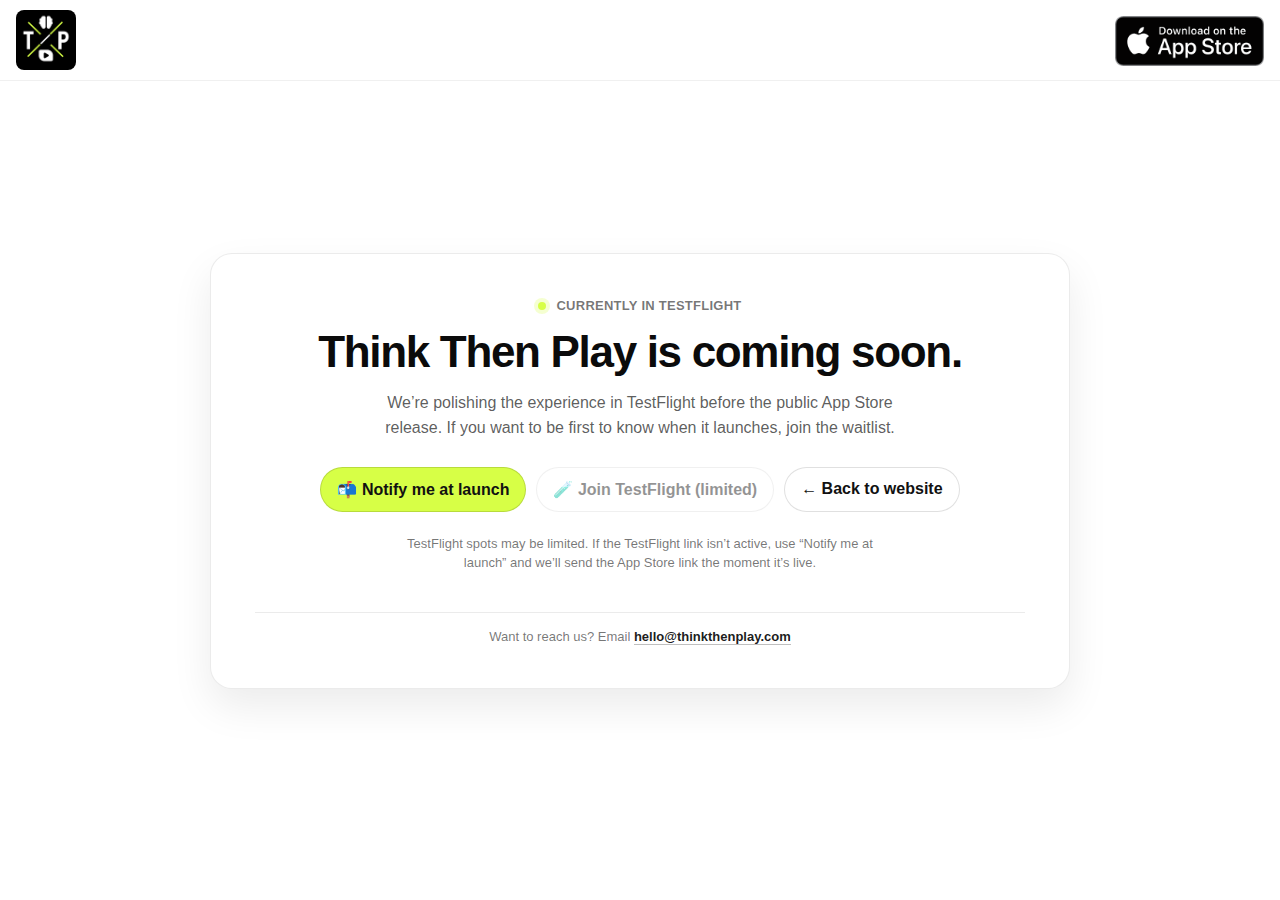
<file: coming-soon.html>
<!doctype html>
<html lang="en">
  <head>
    <meta charset="utf-8" />
    <meta name="viewport" content="width=device-width, initial-scale=1" />

    <title>Think Then Play — Coming Soon</title>
    <meta
      name="description"
      content="Think Then Play is currently in TestFlight while we polish the experience. Join the waitlist to be notified when it launches on the App Store."
    />
    <meta name="robots" content="index,follow" />
    <meta name="theme-color" content="#ffffff" />

    <link rel="stylesheet" href="styles.css" />

    <style>
      /* Minimal page-specific styles (keeps your existing CSS intact) */
      .cs-wrap {
        min-height: calc(100vh - 120px);
        display: grid;
        place-items: center;
        padding: 80px 0;
      }

     .cs-card {
  width: min(860px, 100%);
  margin: 0 auto; /* ← THIS centers the card */
  border-radius: 22px;
  border: 1px solid rgba(0, 0, 0, 0.08);
  box-shadow: 0 18px 40px rgba(0, 0, 0, 0.08);
  background: #fff;
  padding: clamp(20px, 4vw, 44px);
}


      .cs-head {
        display: grid;
        gap: 14px;
        text-align: center;
        margin-bottom: 22px;
      }

      .cs-kicker {
        display: inline-flex;
        align-items: center;
        justify-content: center;
        gap: 10px;
        font-size: 13px;
        font-weight: 700;
        color: rgba(0, 0, 0, 0.55);
        letter-spacing: 0.02em;
      }

      .cs-dot {
        width: 8px;
        height: 8px;
        border-radius: 999px;
        background: #d7ff46; /* your app yellow */
        box-shadow: 0 0 0 4px rgba(215, 255, 70, 0.25);
      }

      .cs-title {
        margin: 0;
        font-size: clamp(26px, 4vw, 44px);
        letter-spacing: -0.03em;
        font-weight: 600;
      }

      .cs-subtitle {
        margin: 0 auto;
        max-width: 58ch;
        color: rgba(0, 0, 0, 0.65);
        line-height: 1.55;
        font-size: 16px;
      }

      .cs-actions {
        display: grid;
        gap: 12px;
        justify-items: center;
        margin: 26px 0 0 0;
      }

      .cs-row {
        display: flex;
        gap: 10px;
        flex-wrap: wrap;
        justify-content: center;
        width: 100%;
      }

      .cs-btn {
        appearance: none;
        border: 1px solid rgba(0, 0, 0, 0.12);
        background: #fff;
        color: #111;
        padding: 12px 16px;
        border-radius: 999px;
        font-weight: 800;
        text-decoration: none;
        display: inline-flex;
        align-items: center;
        gap: 10px;
        cursor: pointer;
      }

      .cs-btn-primary {
        background: #d7ff46;
        border-color: rgba(0, 0, 0, 0.14);
      }

      .cs-btn:hover {
        transform: translateY(-1px);
      }

      .cs-note {
        margin-top: 10px;
        font-size: 13px;
        color: rgba(0, 0, 0, 0.55);
        text-align: center;
        line-height: 1.5;
        max-width: 70ch;
      }

      .cs-grid {
        margin-top: 28px;
        display: grid;
        grid-template-columns: repeat(3, minmax(0, 1fr));
        gap: 14px;
      }

      .cs-item {
        border: 1px solid rgba(0, 0, 0, 0.08);
        border-radius: 16px;
        padding: 14px 14px;
        background: rgba(0, 0, 0, 0.02);
      }

      .cs-item h3 {
        margin: 0 0 6px 0;
        font-size: 14px;
        font-weight: 900;
      }

      .cs-item p {
        margin: 0;
        font-size: 13px;
        line-height: 1.45;
        color: rgba(0, 0, 0, 0.65);
      }

      .cs-divider {
        margin: 26px 0 0 0;
        height: 1px;
        background: rgba(0, 0, 0, 0.08);
      }

      .cs-footer {
        margin-top: 16px;
        text-align: center;
        font-size: 13px;
        color: rgba(0, 0, 0, 0.55);
      }

      .cs-link {
        color: rgba(0, 0, 0, 0.9);
        font-weight: 800;
        text-decoration: none;
        border-bottom: 1px solid rgba(0, 0, 0, 0.25);
      }

      /* Responsive */
      @media (max-width: 860px) {
        .cs-grid {
          grid-template-columns: 1fr;
        }
      }
    </style>
  </head>

  <body>
    <!-- Top Nav (same as your site) -->
    <header class="topbar">
      <div class="container topbar-inner">
        <a class="brand" href="index.html" aria-label="Think Then Play home">
          <img class="brand-mark" src="assets/images/logo.png" alt="Think Then Play" />
        </a>

        <div class="topbar-right">
          <!-- Point this back to coming soon for now -->
          <a
            href="coming-soon.html"
            class="appstore-link"
            aria-label="Download on the App Store"
          >
            <img
              src="assets/images/download_appstore.png"
              alt="Download on the App Store"
              class="appstore-badge"
            />
          </a>
        </div>
      </div>
    </header>

    <main>
      <section class="cs-wrap">
        <div class="container">
          <div class="cs-card">
            <div class="cs-head">
              <div class="cs-kicker">
                <span class="cs-dot" aria-hidden="true"></span>
                CURRENTLY IN TESTFLIGHT
              </div>

              <h1 class="cs-title">Think Then Play is coming soon.</h1>

              <p class="cs-subtitle">
                We’re polishing the experience in TestFlight before the public App Store
                release. If you want to be first to know when it launches, join the waitlist.
              </p>
            </div>

            <div class="cs-actions">
              <div class="cs-row">
                <!-- Option 1: Waitlist (mailto = simplest no-hosting option) -->
                <a
                  class="cs-btn cs-btn-primary"
                  href="mailto:hello@thinkthenplay.com?subject=Launch%20notify%20me&body=Hi%20Kevin%2C%0A%0APlease%20notify%20me%20when%20Think%20Then%20Play%20launches.%0A%0AName%3A%20%0ADevice%3A%20iPhone%20%2F%20iPad%0A"
                >
                  📬 Notify me at launch
                </a>

                <!-- Option 2: TestFlight link (leave placeholder for now) -->
                <a class="cs-btn" href="#" id="testflightLink">
                  🧪 Join TestFlight (limited)
                </a>

                <!-- Back to home -->
                <a class="cs-btn" href="index.html">← Back to website</a>
              </div>

              <p class="cs-note">
                TestFlight spots may be limited. If the TestFlight link isn’t active, use
                “Notify me at launch” and we’ll send the App Store link the moment it’s live.
              </p>
            </div>

           

            <div class="cs-divider" role="separator" aria-hidden="true"></div>

            <div class="cs-footer">
              Want to reach us? Email
              <a class="cs-link" href="mailto:hello@thinkthenplay.com">hello@thinkthenplay.com</a>
            </div>
          </div>
        </div>
      </section>
    </main>

    <script>
      // ✅ Put your real TestFlight public link here when you're ready
      // Example: https://testflight.apple.com/join/XXXXXXX
      const TESTFLIGHT_URL = "";

      const tf = document.getElementById("testflightLink");
      if (!TESTFLIGHT_URL) {
        // If not set, disable it so it doesn't look broken
        tf.setAttribute("aria-disabled", "true");
        tf.style.opacity = "0.45";
        tf.style.pointerEvents = "none";
        tf.title = "TestFlight link not active yet";
      } else {
        tf.href = TESTFLIGHT_URL;
        tf.target = "_blank";
        tf.rel = "noopener";
      }
    </script>
  </body>
</html>
</file>
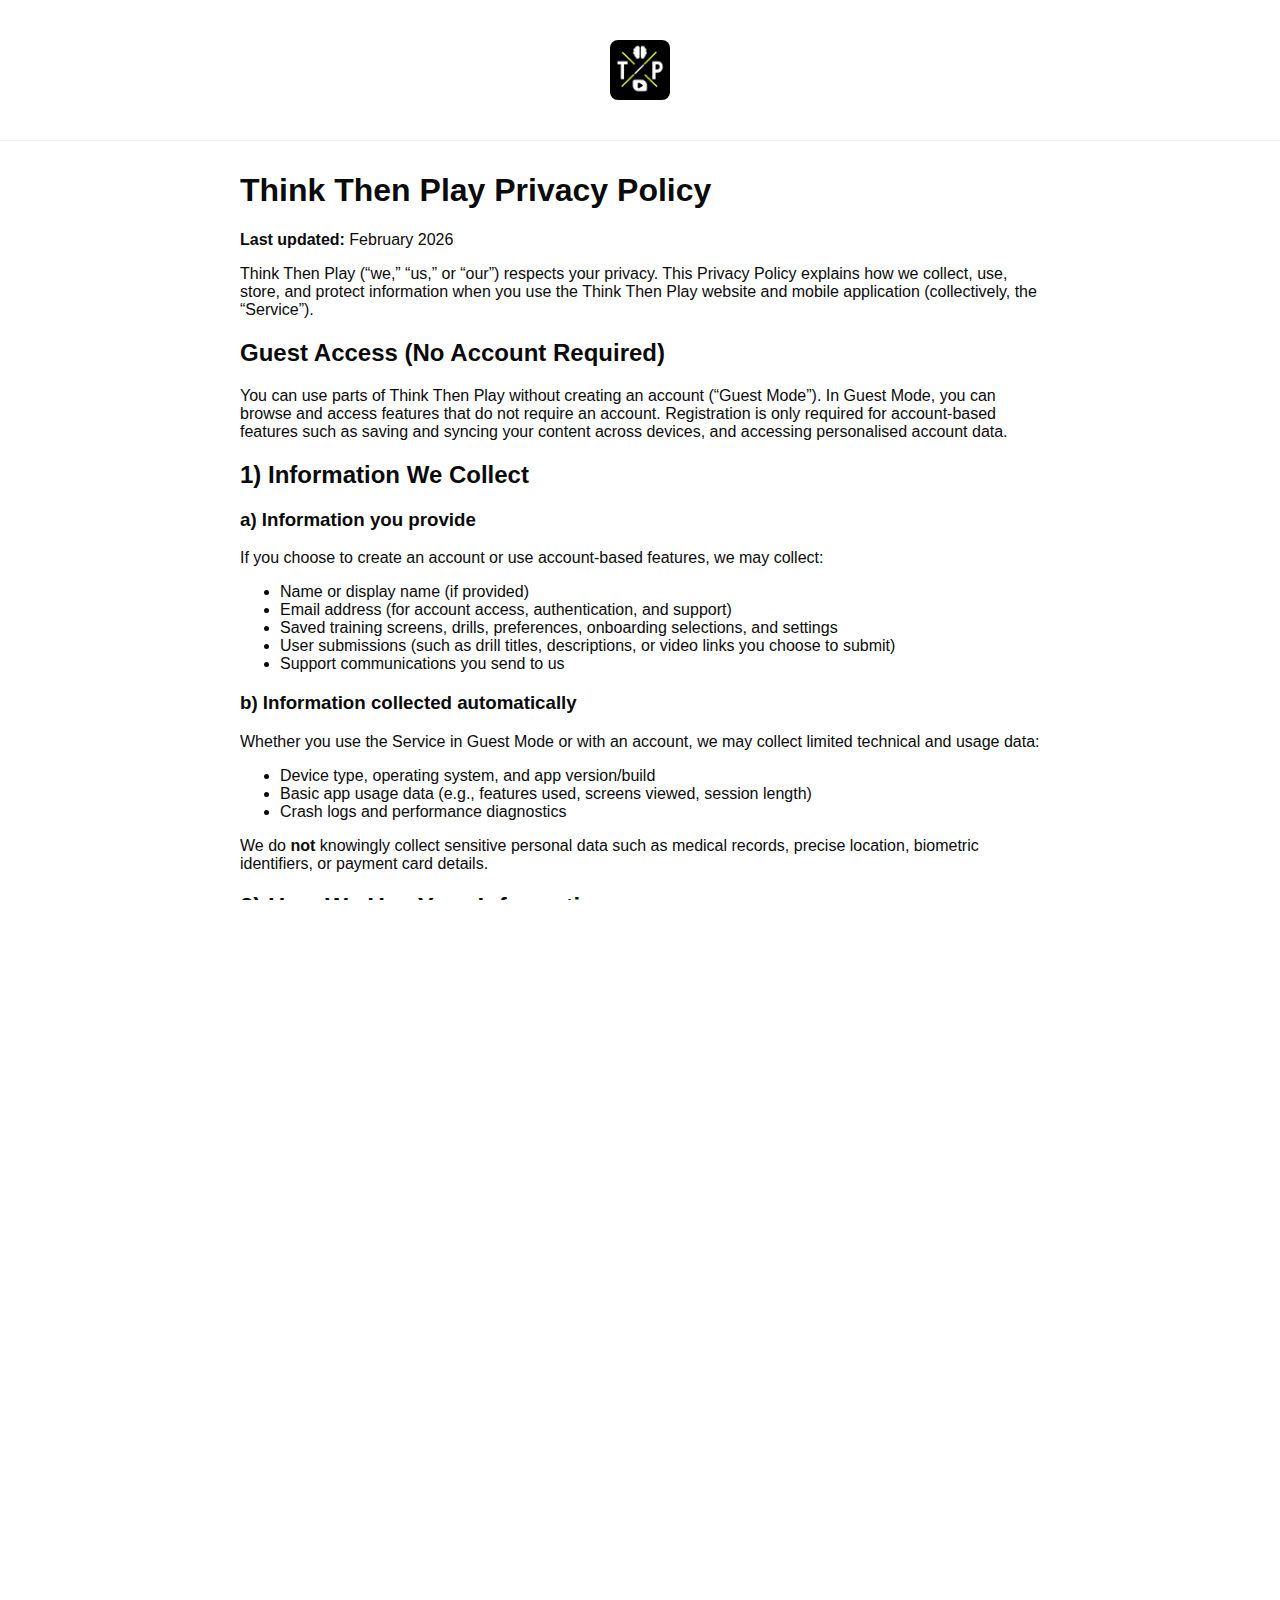
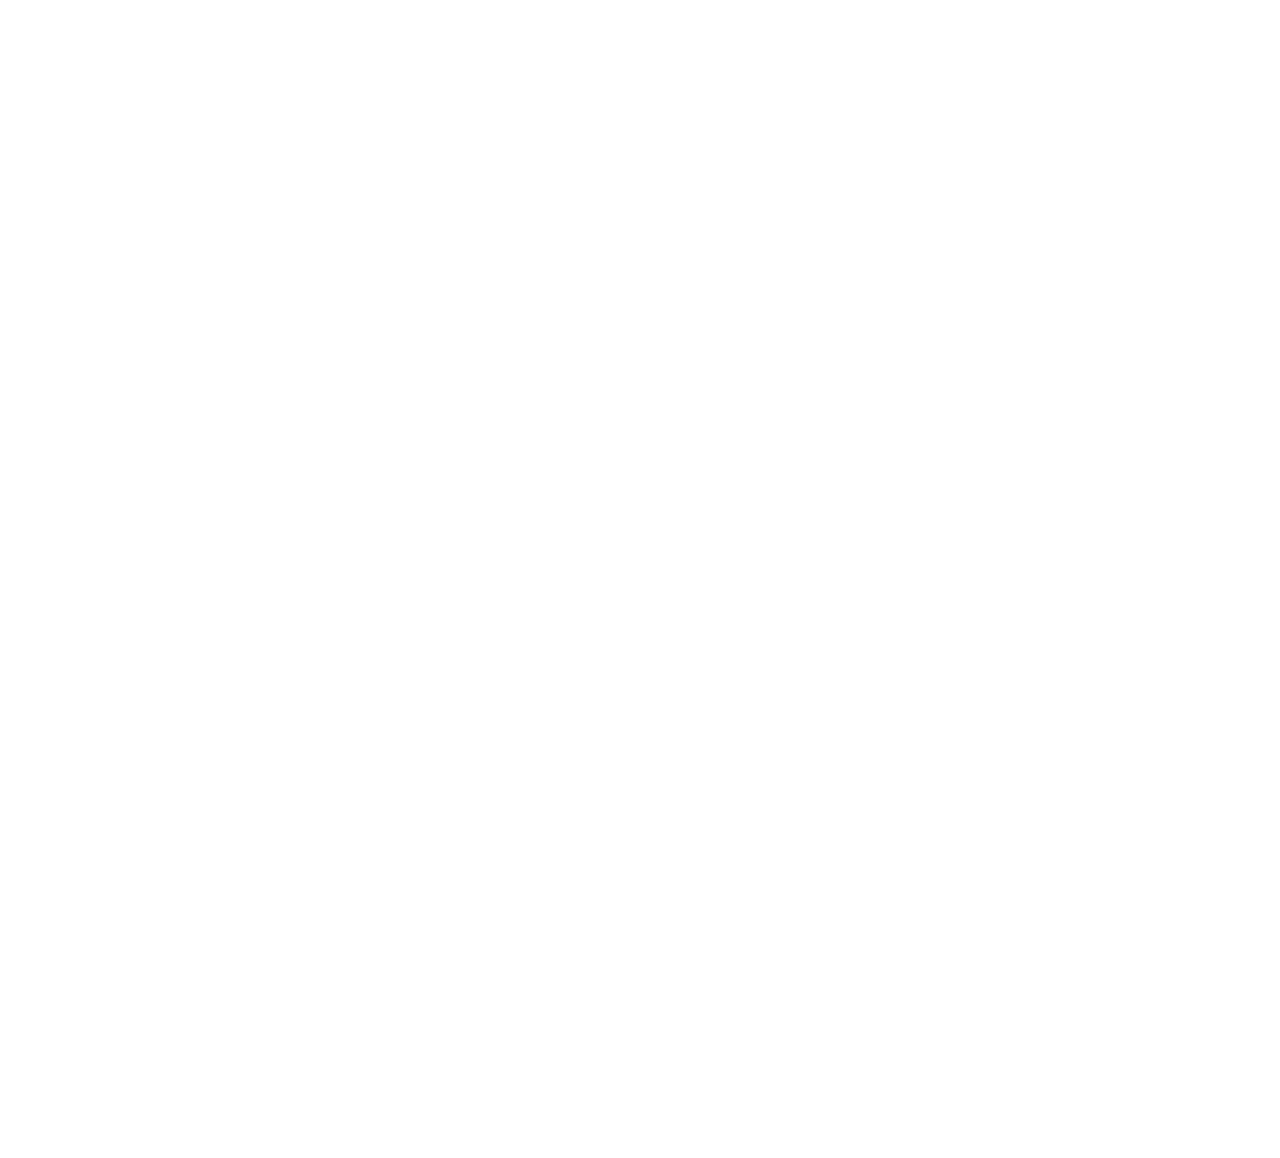
<file: privacy.html>
<!doctype html>
<html lang="en">
  <head>
    <meta charset="utf-8" />
    <meta name="viewport" content="width=device-width, initial-scale=1" />
    <title>Privacy Policy — Think Then Play</title>
    <meta name="description" content="Privacy Policy for Think Then Play." />
    <link rel="canonical" href="https://thinkthenplay.com/privacy.html" />
    <meta name="robots" content="index,follow" />
    <link rel="stylesheet" href="styles.css" />

    <!-- Google tag (gtag.js) -->
    <script async src="https://www.googletagmanager.com/gtag/js?id=G-VKHXDL6PNG"></script>
    <script>
      window.dataLayer = window.dataLayer || [];
      function gtag(){dataLayer.push(arguments);}
      gtag('js', new Date());
      gtag('config', 'G-VKHXDL6PNG');
    </script>
  </head>

  <body>
    <!-- Top Nav -->
    <header class="topbar">
      <div class="container topbar-inner topbar-centered">
        <a class="brand-middle brand-centered" href="/">
          <img class="brand-mark" src="assets/images/logo.png" alt="Think Then Play" />
        </a>
      </div>
    </header>

    <main class="container" style="padding: 10px 0; max-width: 800px;">
      <article>
        <h1>Think Then Play Privacy Policy</h1>
        <p><strong>Last updated:</strong> February 2026</p>

        <p>
          Think Then Play (“we,” “us,” or “our”) respects your privacy. This Privacy Policy explains how
          we collect, use, store, and protect information when you use the Think Then Play website and
          mobile application (collectively, the “Service”).
        </p>

        <h2>Guest Access (No Account Required)</h2>
        <p>
          You can use parts of Think Then Play without creating an account (“Guest Mode”). In Guest Mode,
          you can browse and access features that do not require an account.
          Registration is only required for account-based features such as saving and syncing your content across devices,
          and accessing personalised account data.
        </p>

        <h2>1) Information We Collect</h2>

        <h3>a) Information you provide</h3>
        <p>
          If you choose to create an account or use account-based features, we may collect:
        </p>
        <ul>
          <li>Name or display name (if provided)</li>
          <li>Email address (for account access, authentication, and support)</li>
          <li>Saved training screens, drills, preferences, onboarding selections, and settings</li>
          <li>User submissions (such as drill titles, descriptions, or video links you choose to submit)</li>
          <li>Support communications you send to us</li>
        </ul>

        <h3>b) Information collected automatically</h3>
        <p>
          Whether you use the Service in Guest Mode or with an account, we may collect limited technical and usage data:
        </p>
        <ul>
          <li>Device type, operating system, and app version/build</li>
          <li>Basic app usage data (e.g., features used, screens viewed, session length)</li>
          <li>Crash logs and performance diagnostics</li>
        </ul>

        <p>
          We do <strong>not</strong> knowingly collect sensitive personal data such as medical records,
          precise location, biometric identifiers, or payment card details.
        </p>

        <h2>2) How We Use Your Information</h2>
        <ul>
          <li>Provide, operate, and maintain the Service</li>
          <li>Create and manage user accounts and authentication (only if you register)</li>
          <li>Save and load your training screens, drills, and preferences (only for account-based features)</li>
          <li>Personalise the experience based on your selections</li>
          <li>Understand how features are used to improve usability and performance</li>
          <li>Detect crashes, diagnose errors, and improve app stability</li>
          <li>Respond to support requests and communicate with you</li>
          <li>Protect the security and integrity of the Service</li>
        </ul>

        <h2>3) Analytics, Diagnostics, and Third-Party Services</h2>
        <p>We use trusted third-party services to help operate and improve the Service:</p>

        <ul>
          <li><strong>Google Analytics for Firebase</strong> – aggregated usage insights.</li>
          <li><strong>Firebase Crashlytics</strong> – crash and stability monitoring.</li>
          <li><strong>Firebase Authentication</strong> – account login (not required in Guest Mode).</li>
          <li><strong>Firebase Firestore</strong> – storage of saved preferences and content.</li>
        </ul>

        <p>
          We do <strong>not</strong> sell personal information. We do <strong>not</strong> use collected data
          for third-party advertising or cross-app tracking.
        </p>

        <h2>4) Sharing of Information</h2>
        <p>We may share information only in limited circumstances:</p>
        <ul>
          <li>With service providers who help operate the Service</li>
          <li>When required by law or to protect users, the Service, or our rights</li>
          <li>In connection with a merger, acquisition, or sale of assets</li>
        </ul>

        <h2>5) Children’s Privacy</h2>
        <p>
          Think Then Play may be used by athletes under 18 with parent or guardian supervision.
          We do not knowingly collect personal information from children without appropriate consent.
        </p>

        <h2>6) Data Security</h2>
        <p>
          We use reasonable safeguards to protect your data.
          However, no system is 100% secure.
        </p>

        <h2>7) Your Choices and Rights</h2>
        <ul>
          <li>Use Guest Mode to browse features that do not require an account</li>
          <li>Access or update your account information in the app (if you register)</li>
          <li>Delete your account and associated data</li>
        </ul>

        <h3>Account Deletion</h3>
        <p>
          You can delete your account directly in the app by going to
          <strong>Menu → Profile → Delete Account</strong>.
          When you do so, we will remove your account information and associated data from our active systems,
          subject to limited retention for legal or security purposes.
        </p>

        <p>
          If you cannot access the app, you may also request deletion by emailing
          <a href="mailto:support@thinkthenplay.com">support@thinkthenplay.com</a>.
        </p>

        <h2>8) Data Retention</h2>
        <p>
          We retain personal information only as long as necessary to operate the Service and maintain security.
          Some data may remain in backups for a limited time after deletion.
        </p>

        <h2>9) International Users</h2>
        <p>
          Your information may be processed in Canada, the United States, or other locations where
          our service providers operate.
        </p>

        <h2>10) Changes to This Policy</h2>
        <p>
          We may update this Privacy Policy from time to time. Continued use of the Service means
          you accept the updated policy.
        </p>

        <h2>11) Contact Us</h2>
        <p>
          <strong>Email:</strong>
          <a href="mailto:support@thinkthenplay.com">support@thinkthenplay.com</a>
        </p>

        <p style="margin-top: 40px;">
          <a href="/" style="text-decoration: underline;">← Back to Home</a>
        </p>
      </article>
    </main>

 <!-- Footer -->
<footer class="footer">
  <div class="container footer-inner">

    <!-- Mission Block -->
    <div class="footer-mission">
      <p class="footer-heading">
        Built by sports-obsessed technologists and elite coaches.
      </p>

      <p class="footer-text">
        We design and scale performance technology that elevates how athletes train, develop, and compete.
      </p>
     
      <p class="footer-origin">
        🇨🇦 Built in Canada.
      </p>
    </div>

    <!-- Links -->
    <div class="footer-links">
      <a href="privacy.html" class="footer-link">Privacy Policy</a>
      <a href="terms-and-conditions.html" class="footer-link">Terms and Conditions</a>
      <a href="support.html" class="footer-link">Support</a>
    </div>

    <!-- Social -->
    <div class="footer-social">

      <!-- YouTube -->
      <a href="https://www.youtube.com/@ThinkThenPlayApp" target="_blank" class="social-icon">
        <svg viewBox="0 0 24 24" fill="white" width="26" height="26">
          <path d="M23.5 6.2s-.2-1.7-.9-2.4c-.9-.9-1.9-.9-2.4-1C16.8 2.5 12 2.5 12 2.5h0s-4.8 0-8.2.3c-.5.1-1.5.1-2.4 1-.7.7-.9 2.4-.9 2.4S0 8.2 0 10.1v1.8c0 1.9.5 3.9.5 3.9s.2 1.7.9 2.4c.9.9 2.1.9 2.6 1 1.9.2 8 .3 8 .3s4.8 0 8.2-.3c.5-.1 1.5-.1 2.4-1 .7-.7.9-2.4.9-2.4s.5-2 .5-3.9v-1.8c0-1.9-.5-3.9-.5-3.9zM9.6 14.6V7.9l6.4 3.4-6.4 3.3z"/>
        </svg>
      </a>

      <!-- Instagram -->
      <a href="https://instagram.com/thinkthenplay" target="_blank" class="social-icon">
        <svg viewBox="0 0 24 24" fill="white" width="26" height="26">
          <path d="M7 2C4.2 2 2 4.2 2 7v10c0 2.8 2.2 5 5 5h10c2.8 0 5-2.2 5-5V7c0-2.8-2.2-5-5-5H7zm10 2c1.7 0 3 1.3 3 3v10c0 1.7-1.3 3-3 3H7c-1.7 0-3-1.3-3-3V7c0-1.7 1.3-3 3-3h10zm-5 3.5A5.5 5.5 0 1 0 12 18.5 5.5 5.5 0 0 0 12 7.5zm0 2A3.5 3.5 0 1 1 8.5 13 3.5 3.5 0 0 1 12 9.5zm4.8-2.8a1.3 1.3 0 1 0 0 2.6 1.3 1.3 0 0 0 0-2.6z"/>
        </svg>
      </a>

      <!-- LinkedIn -->
<a href="https://www.linkedin.com/company/think-then-play" target="_blank" class="social-icon">
  <svg viewBox="0 0 24 24" fill="white" width="26" height="26">
    <path d="M20.45 20.45h-3.55v-5.57c0-1.33-.02-3.04-1.85-3.04-1.85 0-2.14 1.45-2.14 2.94v5.67H9.36V9h3.41v1.56h.05c.47-.9 1.63-1.85 3.36-1.85 3.59 0 4.26 2.36 4.26 5.44v6.3zM5.34 7.43a2.06 2.06 0 1 1 0-4.12 2.06 2.06 0 0 1 0 4.12zM7.12 20.45H3.56V9h3.56v11.45zM22.23 0H1.77C.79 0 0 .78 0 1.74v20.52C0 23.22.79 24 1.77 24h20.45c.98 0 1.78-.78 1.78-1.74V1.74C24 .78 23.21 0 22.23 0z"/>
  </svg>
</a>

    </div>

    <!-- Copyright -->
    <div class="footer-copy">
      © <span id="year"></span> Think Then Play Inc.
    </div>

  </div>
</footer>

    <script src="script.js"></script>
  </body>
</html>
</file>
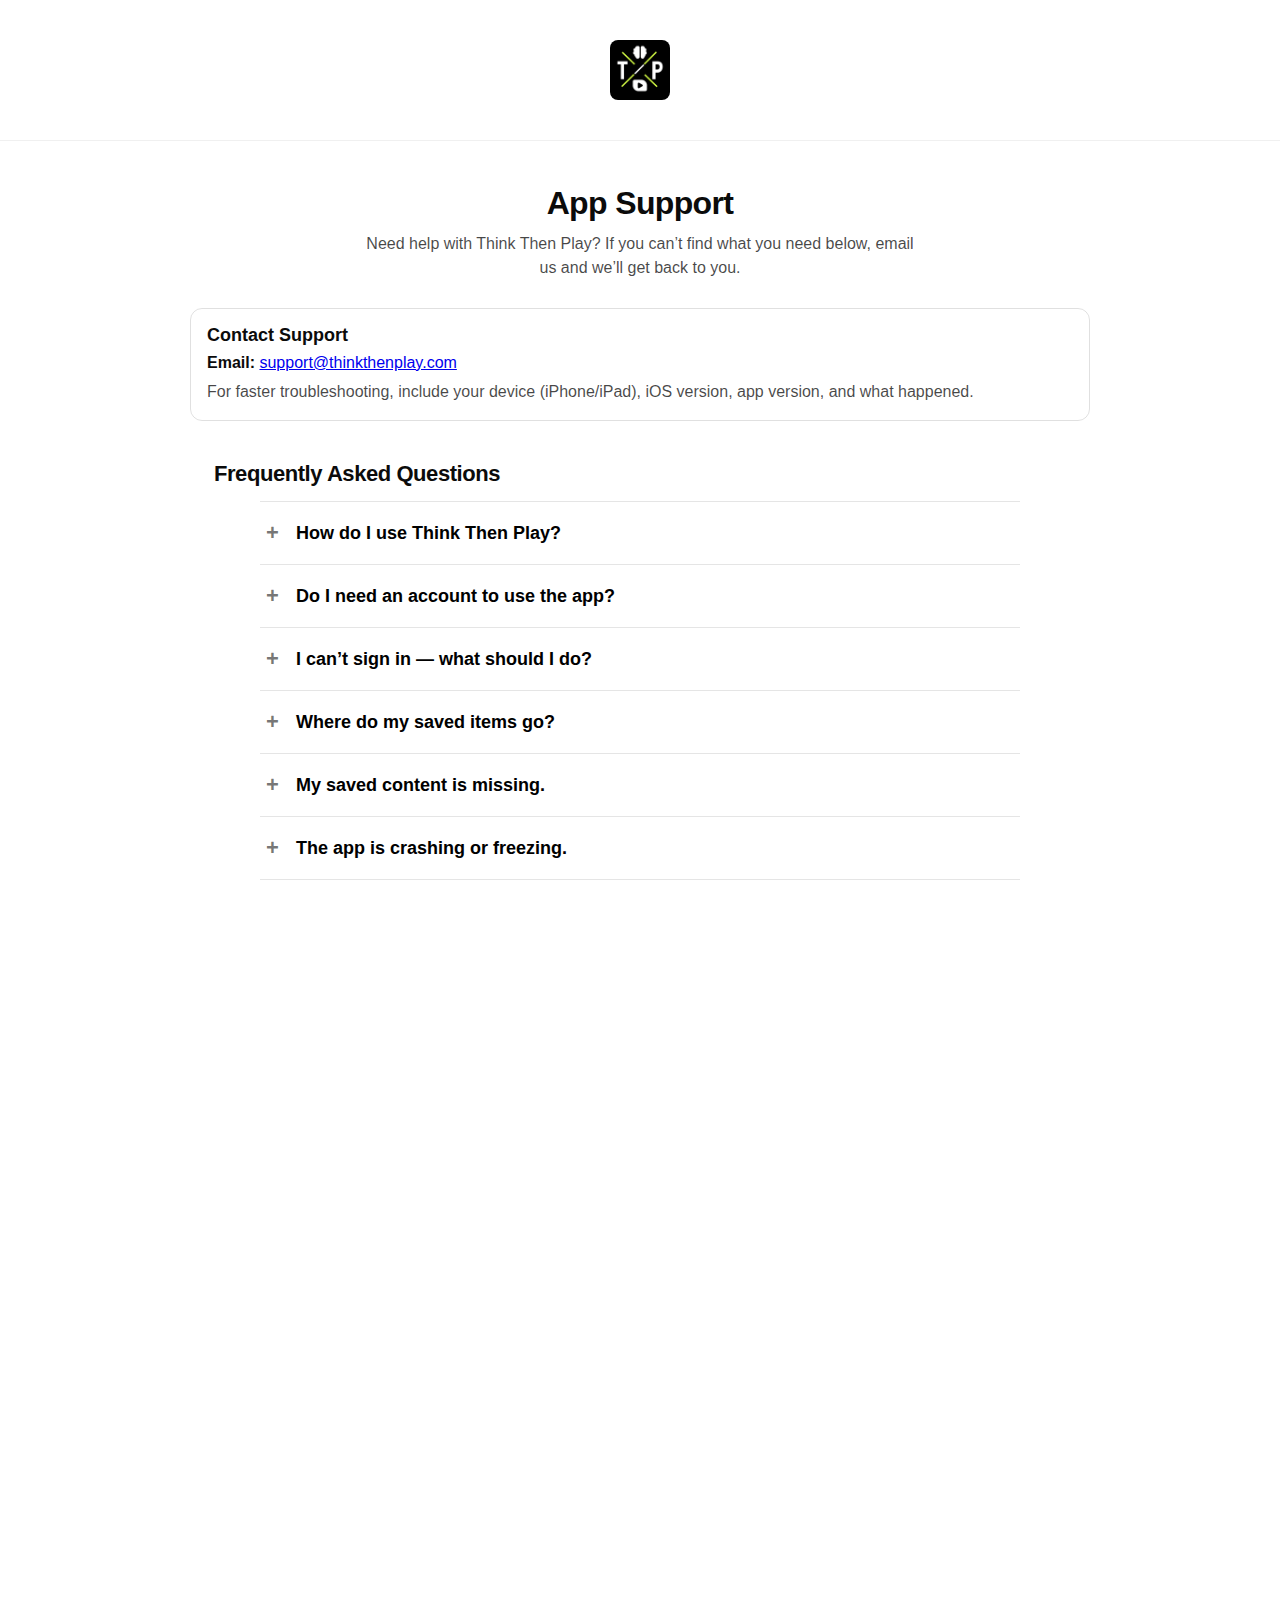
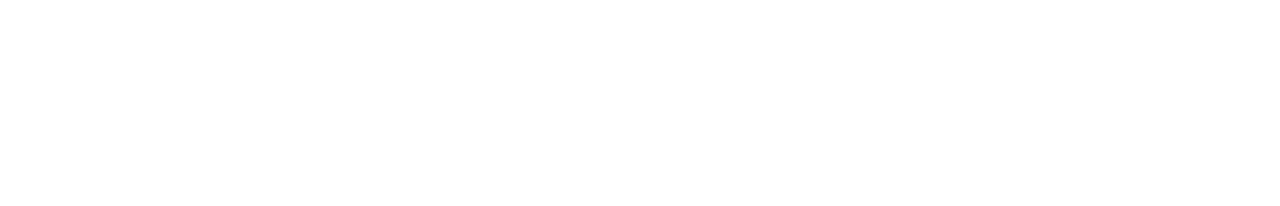
<file: support.html>
<!doctype html>
<html lang="en">
  <head>
    <meta charset="utf-8" />
    <meta name="viewport" content="width=device-width, initial-scale=1" />
    <title>App Support — Think Then Play</title>
    <meta
      name="description"
      content="App support for Think Then Play. Get help, contact support, and find answers to common questions."
    />
    <link rel="canonical" href="https://thinkthenplay.com/support.html" />
    <meta name="robots" content="index,follow" />
    <link rel="stylesheet" href="styles.css" />

    <!-- Google tag (gtag.js) -->
    <script async src="https://www.googletagmanager.com/gtag/js?id=G-VKHXDL6PNG"></script>
    <script>
      window.dataLayer = window.dataLayer || [];
      function gtag(){dataLayer.push(arguments);}
      gtag('js', new Date());
      gtag('config', 'G-VKHXDL6PNG');
    </script>

    <!-- Support page spacing overrides (keeps site-wide CSS intact) -->
    <style>
      .support-wrap { padding: 18px 0 30px; max-width: 900px; }

      .support-header {
        text-align: center;
        padding: 18px 0 10px;
      }

      .support-header h1 {
        margin: 8px 0 10px;
        letter-spacing: -0.02em;
      }

      .support-header p {
        margin: 0 auto;
        max-width: 62ch;
        color: rgba(0,0,0,0.72);
        line-height: 1.5;
      }

      .support-card {
        margin: 18px 0 22px;
        padding: 16px;
        border: 1px solid rgba(0,0,0,0.12);
        border-radius: 12px;
      }

      /* Tighter FAQ spacing for support page */
      .support-faq.faq {
        padding: 18px 0 0;
      }

      .support-faq .section-title {
        text-align: left;
        font-size: clamp(18px, 2.2vw, 22px);
        margin: 0 0 14px 0; /* was 100px site-wide */
        font-weight: 800;
      }

      .support-faq .accordion {
        max-width: 760px;
        margin: 0 auto;
      }

      /* Reduce perceived vertical whitespace between sections */
      .support-divider {
        height: 1px;
        background: rgba(0,0,0,0.08);
        margin: 22px 0;
      }

      /* Optional: make plus align like your screenshot */
      .support-faq .acc-item {
        padding: 18px 6px;
        font-size: 18px;
      }

      .support-faq .acc-plus {
        font-size: 22px;
        font-weight: 800;
      }

      /* Make answers feel tighter */
      .support-faq .acc-panel {
        padding: 0 6px 16px 36px;
      }

      /* Simple back link spacing */
      .support-back {
        margin-top: 26px;
        text-align: center;
      }
    </style>
  </head>

  <body>
    <!-- Top Nav -->
    <header class="topbar">
      <div class="container topbar-inner topbar-centered">
        <a class="brand-middle brand-centered" href="/">
          <img class="brand-mark" src="assets/images/logo.png" alt="Think Then Play" />
        </a>
      </div>
    </header>

    <main class="container support-wrap">
      <article>
        <header class="support-header">
          <h1>App Support</h1>
          <p>
            Need help with Think Then Play? If you can’t find what you need below, email us and we’ll get back to you.
          </p>
        </header>

        <!-- Contact Support -->
        <section class="support-card" aria-label="Contact Support">
          <h2 style="margin: 0 0 8px 0; font-size: 18px;">Contact Support</h2>
          <p style="margin: 0 0 8px 0;">
            <strong>Email:</strong>
            <a href="mailto:support@thinkthenplay.com">support@thinkthenplay.com</a>
          </p>
          <p style="margin: 0; color: rgba(0,0,0,0.72); line-height: 1.5;">
            For faster troubleshooting, include your device (iPhone/iPad), iOS version, app version, and what happened.
          </p>
        </section>

        <!-- One clean FAQ list (no category headings) -->
        <section class="faq support-faq" aria-label="Frequently Asked Questions">
          <div class="container" style="padding: 0;">
            <h2 class="section-title">Frequently Asked Questions</h2>

            <div class="accordion" id="supportFaq">
              <!-- Getting started -->
              <button class="acc-item" type="button">
                <span class="acc-plus">+</span>
                <span class="acc-q">How do I use Think Then Play?</span>
              </button>
              <div class="acc-panel">
                <p>
                  Start by selecting a training card (or a drill), follow the on-screen steps, and complete a short session.
                  The goal is quick scanning and decision-making — not perfection.
                </p>
              </div>

              <!-- Accounts -->
              <button class="acc-item" type="button">
                <span class="acc-plus">+</span>
                <span class="acc-q">Do I need an account to use the app?</span>
              </button>
              <div class="acc-panel">
                <p>
                  You can access training content without creating an account. An account may be required for account-based features
                  such as saving content across devices.
                </p>
              </div>

              <button class="acc-item" type="button">
                <span class="acc-plus">+</span>
                <span class="acc-q">I can’t sign in — what should I do?</span>
              </button>
              <div class="acc-panel">
                <p>First, confirm you’re using the correct sign-in method (Sign in with Apple vs email).</p>
                <p>
                  If you signed up with email and forgot your password, use the <strong>Forgot Password</strong> option on the login screen.
                </p>
                <p>
                  If you’re still stuck, email <a href="mailto:support@thinkthenplay.com">support@thinkthenplay.com</a>.
                </p>
              </div>

              <!-- Saving -->
              <button class="acc-item" type="button">
                <span class="acc-plus">+</span>
                <span class="acc-q">Where do my saved items go?</span>
              </button>
              <div class="acc-panel">
                <p>Saved items appear in <strong>The Think Tank</strong> inside the app.</p>
                <p>You can access them anytime by tapping the <strong>bookmark icon</strong> from the main screen.</p>
              </div>

              <button class="acc-item" type="button">
                <span class="acc-plus">+</span>
                <span class="acc-q">My saved content is missing.</span>
              </button>
              <div class="acc-panel">
                <p>
                  Make sure you’re signed into the same account on the device. If it still doesn’t appear, email
                  <a href="mailto:support@thinkthenplay.com">support@thinkthenplay.com</a> and tell us what you saved.
                </p>
              </div>

              <!-- Troubleshooting -->
              <button class="acc-item" type="button">
                <span class="acc-plus">+</span>
                <span class="acc-q">The app is crashing or freezing.</span>
              </button>
              <div class="acc-panel">
                <p>
                  Close and re-open the app, then try again. If it continues, update iOS and the app to the latest version.
                  Still stuck? Email <a href="mailto:support@thinkthenplay.com">support@thinkthenplay.com</a>.
                </p>
              </div>

              <button class="acc-item" type="button">
                <span class="acc-plus">+</span>
                <span class="acc-q">A screen or session is stuck loading.</span>
              </button>
              <div class="acc-panel">
                <p>Try the following:</p>
                <ul class="faq-bullets">
                  <li>Close and reopen the app</li>
                  <li>Check your internet connection (Wi-Fi or cellular)</li>
                  <li>Restart your device</li>
                  <li>Make sure you’re on the latest app version</li>
                </ul>
                <p>If it continues, email <a href="mailto:support@thinkthenplay.com">support@thinkthenplay.com</a>.</p>
              </div>

              <button class="acc-item" type="button">
                <span class="acc-plus">+</span>
                <span class="acc-q">How do I reinstall the app?</span>
              </button>
              <div class="acc-panel">
                <ul class="faq-bullets">
                  <li>Delete Think Then Play from your device</li>
                  <li>Restart your device</li>
                  <li>Download Think Then Play again from the App Store</li>
                  <li>Log back in using your existing sign-in method</li>
                </ul>
                <p>If you continue to have issues, email <a href="mailto:support@thinkthenplay.com">support@thinkthenplay.com</a>.</p>
              </div>

              <button class="acc-item" type="button">
                <span class="acc-plus">+</span>
                <span class="acc-q">How do I make sure I’m using the newest version?</span>
              </button>
              <div class="acc-panel">
                <p>
                  Open the App Store and search for <strong>Think Then Play</strong>. If you see an <strong>Update</strong> button, install it.
                  If not, you’re already up to date.
                </p>
              </div>

              <button class="acc-item" type="button">
                <span class="acc-plus">+</span>
                <span class="acc-q">What devices are supported?</span>
              </button>
              <div class="acc-panel">
                <p>
                  Think Then Play is designed for iPhone and iPad running modern versions of iOS.
                  For best performance, keep your device and the app updated to the latest available version.
                </p>
              </div>

              <button class="acc-item" type="button">
                <span class="acc-plus">+</span>
                <span class="acc-q">Videos aren’t loading.</span>
              </button>
              <div class="acc-panel">
                <p>
                  Check your internet connection. If you’re offline, some content may not load. Try again on Wi-Fi or cellular data.
                </p>
              </div>

              <!-- Privacy -->
              <button class="acc-item" type="button">
                <span class="acc-plus">+</span>
                <span class="acc-q">How is my data used?</span>
              </button>
              <div class="acc-panel">
                <p>
                  See our <a href="privacy.html">Privacy Policy</a> for details on data collection, analytics, and storage.
                </p>
              </div>

              <button class="acc-item" type="button">
                <span class="acc-plus">+</span>
                <span class="acc-q">How do I delete my account?</span>
              </button>
              <div class="acc-panel">
                <p>
                  In the app, tap the <strong>top menu icon</strong>, go to <strong>Profile</strong>, and select <strong>Delete Account</strong>.
                </p>
                <p>
                  If you can’t access the app, email <a href="mailto:support@thinkthenplay.com">support@thinkthenplay.com</a> to request deletion.
                </p>
              </div>

              <!-- What to include -->
              <button class="acc-item" type="button">
                <span class="acc-plus">+</span>
                <span class="acc-q">What should I include when I email support?</span>
              </button>
              <div class="acc-panel">
                <p>Email <a href="mailto:support@thinkthenplay.com">support@thinkthenplay.com</a> and include:</p>
                <ul class="faq-bullets">
                  <li>Device (iPhone/iPad model)</li>
                  <li>iOS version</li>
                  <li>App version</li>
                  <li>What happened + steps to reproduce</li>
                  <li>Screenshots or screen recording (optional)</li>
                </ul>
              </div>
            </div>

            <div class="support-back">
              <p style="margin: 14px 0 0;">
                Prefer email? Contact us anytime at <a href="mailto:support@thinkthenplay.com">support@thinkthenplay.com</a>.
              </p>
              <p style="margin: 22px 0 0;">
                <a href="/" style="text-decoration: underline;">← Back to Home</a>
              </p>
            </div>
          </div>
        </section>
      </article>
    </main>
 <!-- Footer -->
<footer class="footer">
  <div class="container footer-inner">

    <!-- Mission Block -->
    <div class="footer-mission">
      <p class="footer-heading">
        Built by sports-obsessed technologists and elite coaches.
      </p>
         <p class="footer-text">
We design and scale performance technology that elevates how athletes train, develop, and compete. </p>
     
      <p class="footer-origin">
        🇨🇦 Built in Canada.<strong></strong>
      </p>
    </div>

    <!-- Links -->
    <div class="footer-links">
      <a href="privacy.html" class="footer-link">Privacy Policy</a>
      <a href="terms-and-conditions.html" class="footer-link">Terms and Conditions</a>
      <a href="support.html" class="footer-link">Support</a>
    </div>

    <!-- Copyright -->
    <div class="footer-copy">
    © <span id="year"></span> Think Then PLay Inc.
    </div>

  </div>
</footer>

    <script>
      (function () {
        function initAccordion(accordion) {
          const buttons = accordion.querySelectorAll(".acc-item");

          buttons.forEach((btn) => {
            btn.addEventListener("click", () => {
              const panel = btn.nextElementSibling;
              if (!panel || !panel.classList.contains("acc-panel")) return;

              const isOpen = panel.classList.contains("is-open");

              // Close all items in THIS accordion
              buttons.forEach((otherBtn) => {
                const otherPanel = otherBtn.nextElementSibling;
                if (otherPanel && otherPanel.classList.contains("acc-panel")) {
                  otherPanel.classList.remove("is-open");
                }
                otherBtn.classList.remove("is-open");
                const otherPlus = otherBtn.querySelector(".acc-plus");
                if (otherPlus) otherPlus.textContent = "+";
              });

              // Toggle current
              if (!isOpen) {
                panel.classList.add("is-open");
                btn.classList.add("is-open");
                const plus = btn.querySelector(".acc-plus");
                if (plus) plus.textContent = "–";
              }
            });
          });
        }

        function init() {
          document.querySelectorAll(".accordion").forEach(initAccordion);
        }

        if (document.readyState === "loading") {
          document.addEventListener("DOMContentLoaded", init);
        } else {
          init();
        }
      })();
    </script>

    <script src="script.js"></script>
  </body>
</html>
</file>
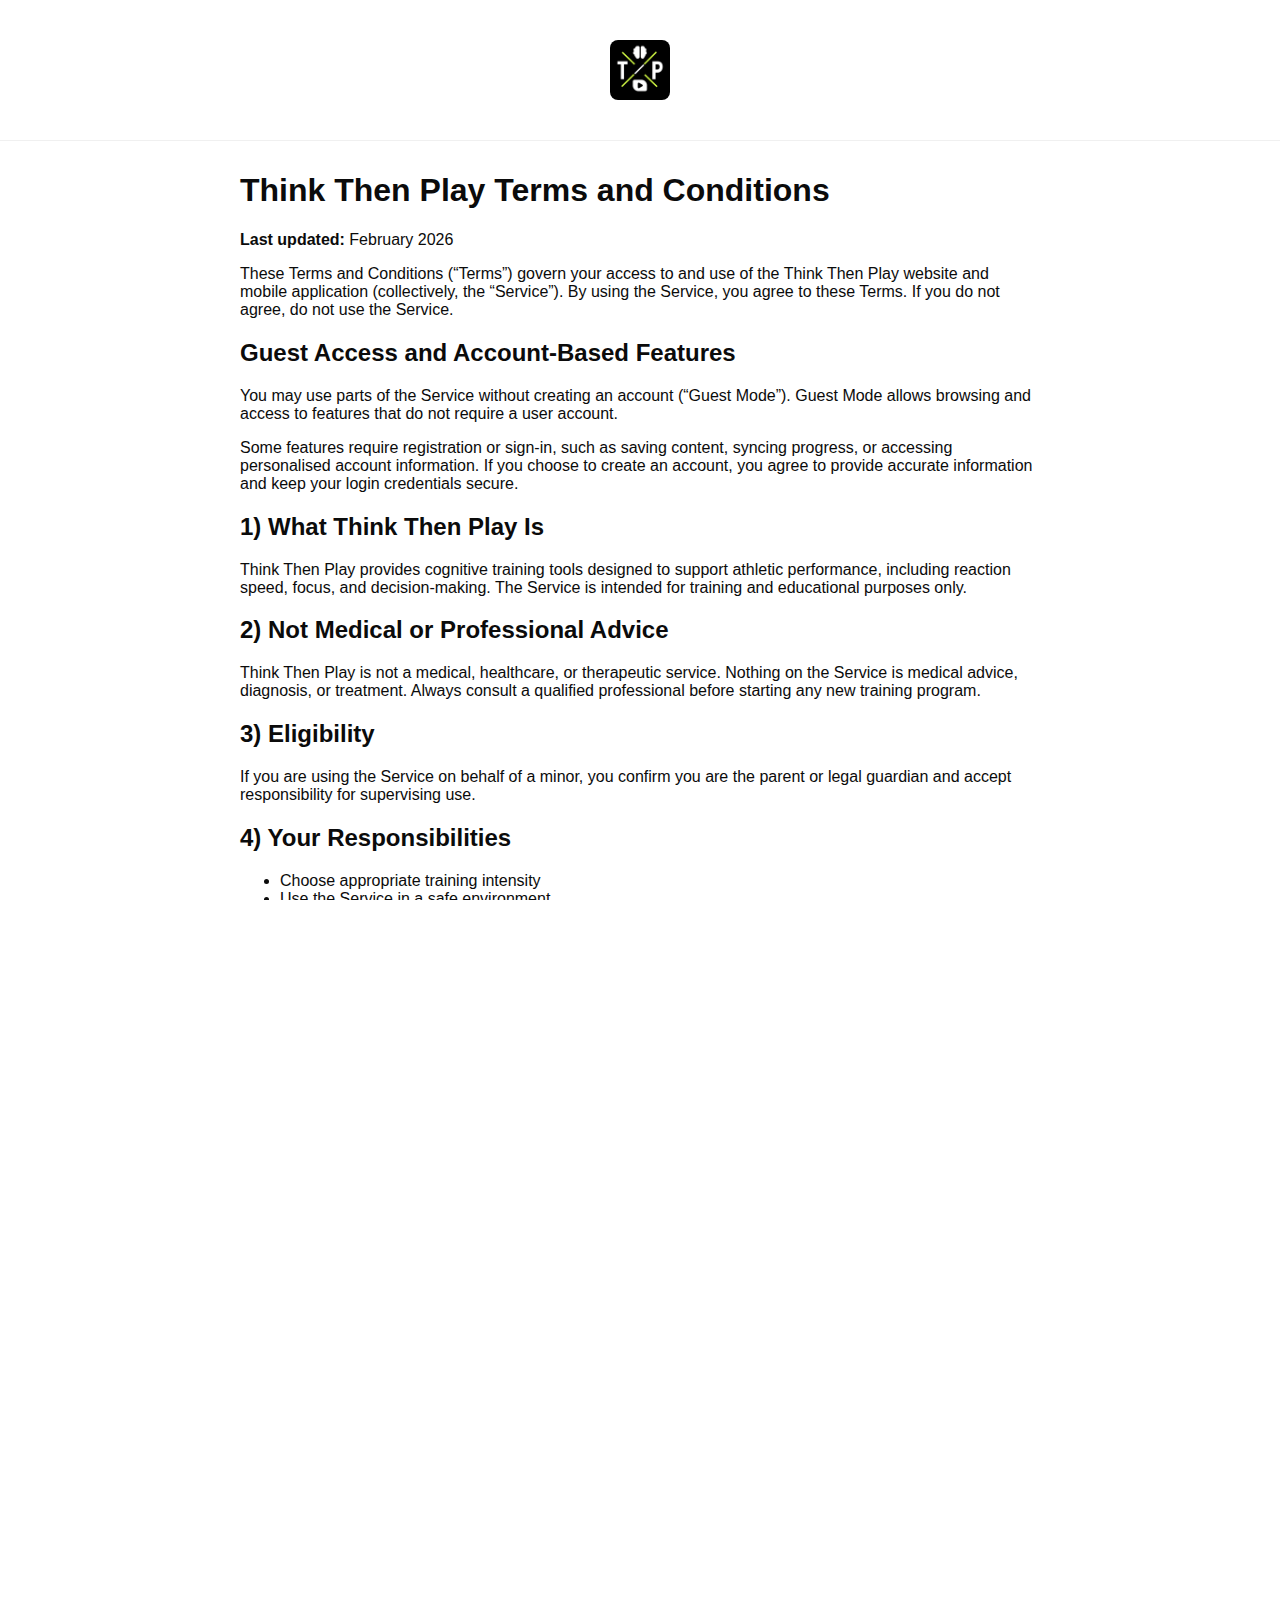
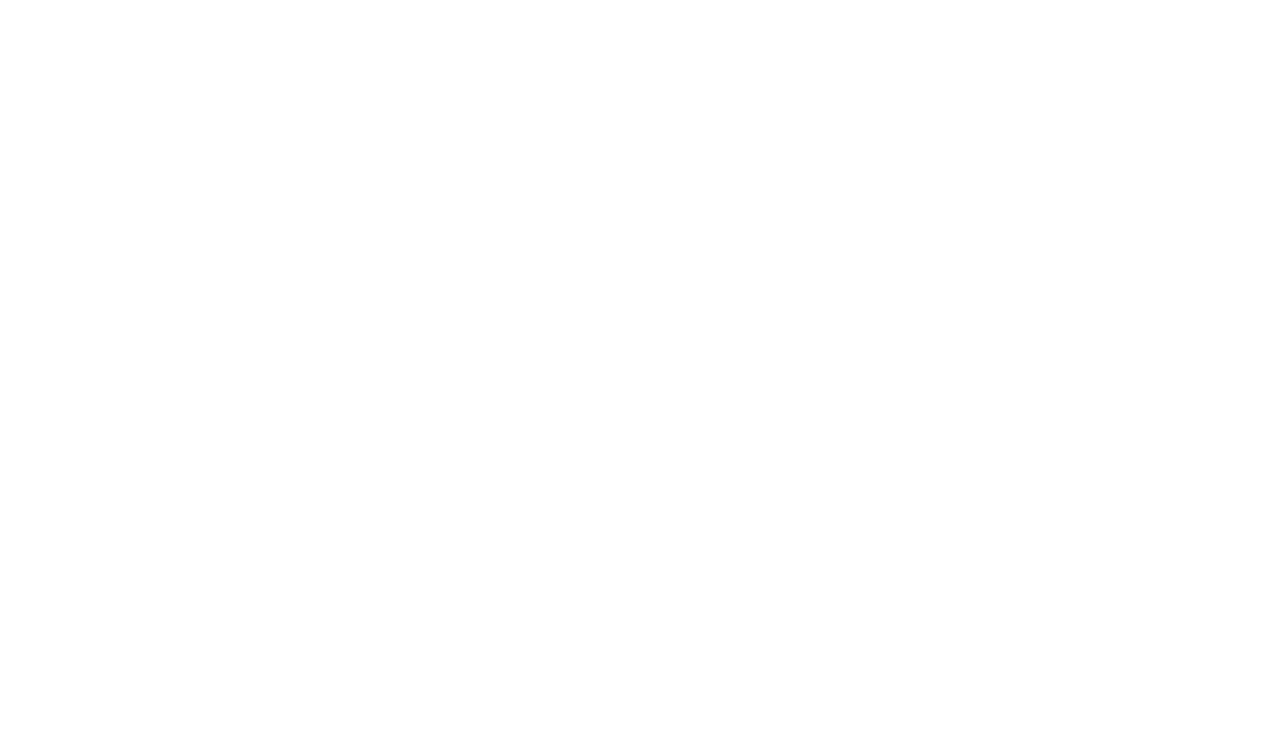
<file: terms-and-conditions.html>
<!doctype html>
<html lang="en">
  <head>
    <meta charset="utf-8" />
    <meta name="viewport" content="width=device-width, initial-scale=1" />
    <title>Terms &amp; Conditions — Think Then Play</title>
    <meta name="description" content="Terms and Conditions for Think Then Play." />
    <link rel="canonical" href="https://thinkthenplay.com/terms-and-conditions.html" />
    <meta name="robots" content="index,follow" />
    <link rel="stylesheet" href="styles.css" />

    <!-- Google tag (gtag.js) -->
    <script async src="https://www.googletagmanager.com/gtag/js?id=G-VKHXDL6PNG"></script>
    <script>
      window.dataLayer = window.dataLayer || [];
      function gtag(){dataLayer.push(arguments);}
      gtag('js', new Date());
      gtag('config', 'G-VKHXDL6PNG');
    </script>
  </head>

  <body>
    <header class="topbar">
      <div class="container topbar-inner topbar-centered">
        <a class="brand-middle brand-centered" href="/">
          <img class="brand-mark" src="assets/images/logo.png" alt="Think Then Play" />
        </a>
      </div>
    </header>

    <!-- Page Content -->
    <main class="container" style="padding: 10px 0; max-width: 800px;">
      <article aria-labelledby="page-title">
        <h1 id="page-title">Think Then Play Terms and Conditions</h1>
        <p><strong>Last updated:</strong> February 2026</p>

        <p>
          These Terms and Conditions (“Terms”) govern your access to and use of the Think Then Play
          website and mobile application (collectively, the “Service”). By using the Service, you agree
          to these Terms. If you do not agree, do not use the Service.
        </p>

        <!-- Apple clarity -->
        <section id="guest-access" style="margin-top: 18px;">
          <h2>Guest Access and Account-Based Features</h2>
          <p>
            You may use parts of the Service without creating an account (“Guest Mode”).
            Guest Mode allows browsing and access to features that do not require a user account.
          </p>
          <p>
            Some features require registration or sign-in, such as saving content, syncing progress,
            or accessing personalised account information. If you choose to create an account,
            you agree to provide accurate information and keep your login credentials secure.
          </p>
        </section>

        <section id="what-it-is">
          <h2>1) What Think Then Play Is</h2>
          <p>
            Think Then Play provides cognitive training tools designed to support athletic performance,
            including reaction speed, focus, and decision-making. The Service is intended for training
            and educational purposes only.
          </p>
        </section>

        <section id="not-medical">
          <h2>2) Not Medical or Professional Advice</h2>
          <p>
            Think Then Play is not a medical, healthcare, or therapeutic service. Nothing on the Service
            is medical advice, diagnosis, or treatment. Always consult a qualified professional before
            starting any new training program.
          </p>
        </section>

        <section id="eligibility">
          <h2>3) Eligibility</h2>
          <p>
            If you are using the Service on behalf of a minor, you confirm you are the parent or legal guardian
            and accept responsibility for supervising use.
          </p>
        </section>

        <section id="responsibilities">
          <h2>4) Your Responsibilities</h2>
          <ul>
            <li>Choose appropriate training intensity</li>
            <li>Use the Service in a safe environment</li>
            <li>Stop if you experience pain, dizziness, or discomfort</li>
          </ul>
        </section>

        <section id="licence">
          <h2>5) Licence and Restrictions</h2>
          <p>
            We grant you a limited, non-exclusive, non-transferable, revocable licence
            for personal, non-commercial use.
          </p>
        </section>

        <section id="ip">
          <h2>6) Intellectual Property</h2>
          <p>
            The Service, branding, and content are owned by Think Then Play
            and protected by intellectual property laws.
          </p>
        </section>

        <section id="user-content">
          <h2>7) User Submissions</h2>
          <p>
            If you submit content, you confirm you have the rights and permissions to do so.
          </p>
          <p>
            By submitting, you grant Think Then Play permission to use and display that content
            in connection with the Service.
          </p>
        </section>

        <section id="availability">
          <h2>8) Availability and Changes</h2>
          <p>
            We may modify or discontinue parts of the Service at any time.
          </p>
        </section>

        <section id="disclaimer">
          <h2>9) Disclaimer of Warranties</h2>
          <p>
            The Service is provided “as is” without warranties of any kind.
          </p>
        </section>

        <section id="liability">
          <h2>10) Limitation of Liability</h2>
          <p>
            Think Then Play will not be liable for indirect or consequential damages
            related to your use of the Service.
          </p>
        </section>

        <section id="privacy">
          <h2>11) Privacy</h2>
          <p>
            Your use of the Service is also governed by our Privacy Policy.
          </p>
          <p>
            <a href="/privacy.html" style="text-decoration: underline;">Read the Privacy Policy →</a>
          </p>
        </section>

        <section id="termination">
          <h2>12) Termination</h2>
          <p>
            We may suspend or terminate access if Terms are violated.
          </p>
        </section>

        <section id="law">
          <h2>13) Governing Law</h2>
          <p>
            Governed by the laws of Ontario, Canada.
          </p>
        </section>

        <section id="changes">
          <h2>14) Changes to These Terms</h2>
          <p>
            Continued use after updates means you accept the changes.
          </p>
        </section>

        <section id="contact">
          <h2>15) Contact</h2>
          <p>
            <strong>Email:</strong> <a href="mailto:support@thinkthenplay.com">support@thinkthenplay.com</a>
          </p>
        </section>

        <p style="margin-top: 40px;">
          <a href="/" style="text-decoration: underline;">← Back to Home</a>
        </p>
      </article>
    </main>

 <!-- Footer -->
<footer class="footer">
  <div class="container footer-inner">

    <!-- Mission Block -->
    <div class="footer-mission">
      <p class="footer-heading">
        Built by sports-obsessed technologists and elite coaches.
      </p>
         <p class="footer-text">
We design and scale performance technology that elevates how athletes train, develop, and compete. </p>
     
      <p class="footer-origin">
        🇨🇦 Built in Canada.<strong></strong>
      </p>
    </div>

    <!-- Links -->
    <div class="footer-links">
      <a href="privacy.html" class="footer-link">Privacy Policy</a>
      <a href="terms-and-conditions.html" class="footer-link">Terms and Conditions</a>
      <a href="support.html" class="footer-link">Support</a>
    </div>

    <!-- Copyright -->
    <div class="footer-copy">
       © <span id="year"></span> Think Then PLay Inc.
    </div>

  </div>
</footer>

    <script src="script.js"></script>
  </body>
</html>
</file>
<file: styles.css>
/* =========================
   styles.css (FULL FILE)
   ========================= */

/* ---------- Base ---------- */
:root {
  --bg: #ffffff;
  --text: #0b0b0b;
  --muted: #6b7280;
  --black: #0b0b0b;
  --card: rgba(0, 0, 0, 0.75);
  --stroke: rgba(255, 255, 255, 0.12);
  --shadow: 0 10px 30px rgba(0, 0, 0, 0.25);
  --radius: 18px;
  --max: 1100px;
}

* { box-sizing: border-box; }

html, body {
  height: 100%;
  overflow-x: hidden; /* prevents bottom horizontal scrollbar */
}

body {
  margin: 0;
  font-family: -apple-system, BlinkMacSystemFont, "Segoe UI", Roboto, Helvetica, Arial,
    "Apple Color Emoji", "Segoe UI Emoji";
  color: var(--text);
  background: var(--bg);
}

img { max-width: 100%; display: block; }

.container {
  width: min(var(--max), calc(100% - 48px));
  margin: 0 auto;
}

.section-title {
  text-align: center;
  font-size: clamp(22px, 3vw, 34px);
  margin: 0 0 100px 0;
  letter-spacing: -0.02em;
  font-weight: 500;
}
:root {
  --accent: #D7FF46; /* Play button colour */
}

/* ---------- Top bar ---------- */
.topbar {
  position: sticky;
  top: 0;
  z-index: 50;
  background: rgba(255, 255, 255, 0.85);
  backdrop-filter: blur(10px);
  border-bottom: 1px solid rgba(0,0,0,0.06);
}

.topbar-inner {
  display: flex;
  align-items: center;
  justify-content: space-between;
  padding: 40px 46px;
  max-width: none;
}

/* Used on legal pages if you want centered logo */
.topbar-centered { justify-content: center; }

/* Brand / Logo (fixed top-left like you want) */
.brand {
  display: inline-flex;
  align-items: center;
  text-decoration: none;

  position: fixed;
  left: 16px;
  top: 10px;
  z-index: 9999;
}

.brand-mark {
  width: 60px;
  height: 60px;
  border-radius: 8px;
}



/* App Store badge in header (fixed top-right) */
.appstore-link {
  display: inline-flex;
  align-items: center;

  position: fixed;
  right: 16px;
  top: 16px;
  z-index: 9999;
}

.appstore-badge {
  height: 50px;
  width: auto;
  display: block;
}

/* ---------- Floating CTA ---------- */
.floating-cta {
  position: fixed;
  right: 16px;
  bottom: 16px;
  z-index: 9999;
}

#ctaQr, #ctaAppstore { display: none; }

.cta-qr {
  width: 200px;
  padding: 12px;
  border-radius: 16px;
  background: var(--card);
  backdrop-filter: blur(10px);
  border: 1px solid var(--stroke);
  color: #fff;
  box-shadow: var(--shadow);
}

.cta-qr-img {
  width: 100%;
  border-radius: 12px;
  background: #fff;
  padding: 8px;
}

.cta-link {
  display: inline-block;
  margin-top: 10px;
  font-size: 12px;
  color: rgba(255,255,255,0.95);
  text-decoration: none;
  border-bottom: 1px solid rgba(255,255,255,0.35);
}

.cta-appstore {
  display: inline-flex;
  align-items: center;
  padding: 12px 14px;
  border-radius: 999px;
  text-decoration: none;
  background: var(--card);
  color: #fff;
  font-weight: 700;
  border: 1px solid var(--stroke);
  box-shadow: var(--shadow);
}

/* ---------- Hero ---------- */
.hero {
  padding: 56px 0 0 0;   /* ✅ no extra bottom padding */
  position: relative;
  z-index: 10;
  overflow: visible;
}
.hero-inner {
  display: grid;
  gap: 22px;
  justify-items: center;
  position: relative;
  overflow: visible; /* important */
  z-index: 3;
}

.hero-title {
  text-align: center;
  font-size: clamp(22px, 3.2vw, 40px);
  letter-spacing: -0.03em;
  margin: 20px 0 0 0;
  font-weight: 500;
  max-width: 720px;   /* controls line wrapping naturally */
}

/* Device wrapper: overlaps into black section */
.hero-device {
  margin-top: -130px;
  display: grid;
  place-items: center;
  transform: translateY(230px);
  position: relative;
  z-index: 50; /* above hero image row */
}


/* Frame container */
.device-frame {
  position: relative;
  width: min(320px, 80vw);
  overflow: visible;
    z-index: 60;
  filter: drop-shadow(0 24px 40px rgba(0,0,0,0.22));
}

/* Video + fallback */
.hero-device-video,
.hero-device-fallback {
  width: 100%;
  height: auto;
  border-radius: 32px;
  display: block;
  object-fit: cover;
  background: #000;
}

.hero-device-fallback { display: none; }

/* iPhone frame overlay */
.device-frame-img {
  position: absolute;
  top: 0;
  left: 0;
  width: 100%;
  height: auto;
  pointer-events: none;
  z-index: 5;

  transform-origin: top left;
  transform: translate(-7%, -2.90%) scaleX(1.15) scaleY(1.04);
}

/* ---------- HERO IMAGE ROW (full-bleed behind phone) ---------- */
.hero-media-row {
  position: relative;
  width: 100vw;
  margin-left: calc(50% - 50vw);
  margin-top: -180px; /* sits closer to phone */
  z-index: 0;         /* 🔑 LOWER than black section */
}

.hero-media-track {
  display: grid;
  grid-template-columns: repeat(5, 1fr);
  height: 300px; /* tune this */
}

.hero-media {
  width: 100%;
height: 300px; /* tune this */
  object-fit: cover;
  display: block;
  filter: saturate(0.95) contrast(1.05);
}

/* subtle dark blend to match your reference */
.hero-media-row::after {
  content: "";
  position: absolute;
  inset: 0;
  background: linear-gradient(
    to bottom,
    rgba(0,0,0,0.00) 0%,
    rgba(0,0,0,0.25) 55%,
    rgba(0,0,0,0.55) 100%
  );
  pointer-events: none;
}


/* ---------- Feature strip ---------- */
.feature-strip {
  margin-top: -90px;   /* ✅ pulls black section up behind the phone */
  background: #0b0b0b;
  color: #fff;
  padding: 300px 0 200px 0; /* ✅ enough top padding for phone overlap + content */
  position: relative;
  z-index: 1;
}

.feature-grid {
  display: grid;
  gap: 60px;
  grid-template-columns: repeat(3, 1fr);
  text-align: center;
}

.feature-title {
  margin: 0 0 15px 0;
  font-size: 24px;
  font-weight: 500;
}

.feature-text {
  margin: 0;
  font-size: 16px;
  line-height: 1.45;
  color: rgba(255,255,255,0.78);
}
.feature-eyebrow {
  display: inline-block;
  margin-bottom: 10px;
  font-size: 13px;
  font-weight: 800;
  letter-spacing: 0.12em;
  color: var(--accent);
}

/* Optional: subtle visual distinction per word */
.feature-eyebrow.build {
  opacity: 0.9;
}

.feature-eyebrow.explore {
  opacity: 0.85;
}

.feature-eyebrow.play {
  opacity: 1;
}
/* ---------- Trusted / Carousel (Apple-style scroller) ---------- */
.trusted {
  padding: 150px 0 90px 0;
}

.carousel {
  position: relative;
  width: 100vw;
  margin-left: calc(50% - 50vw);
  margin-top: 18px;
}

.carousel-viewport {
  width: 100%;
  overflow-x: auto;
  overflow-y: visible;
  -webkit-overflow-scrolling: touch;
  padding: 14px 0;
  scroll-snap-type: x mandatory;
  scroll-behavior: smooth;
  background: transparent;
}

.carousel-viewport::-webkit-scrollbar { display: none; }
.carousel-viewport { scrollbar-width: none; }

.carousel-track {
  display: flex;
  gap: 96px;
  padding: 0 24px;
  align-items: center;
}

.shot {
  width: 300px;
  height: auto;
  border-radius: 26px;
  flex: 0 0 auto;
  scroll-snap-align: start;
}

.carousel-btn {
  position: absolute;
  top: 50%;
  transform: translateY(-50%);
  width: 46px;
  height: 46px;
  border-radius: 999px;
  border: 1px solid rgba(0,0,0,0.10);
  background: rgba(255,255,255,0.92);
  backdrop-filter: blur(10px);
  box-shadow: 0 10px 24px rgba(0,0,0,0.14);
  cursor: pointer;
  font-size: 26px;
  line-height: 1;
  display: grid;
  place-items: center;
  z-index: 10;
}

.carousel-btn[data-dir="-1"] { left: 100px; }
.carousel-btn[data-dir="1"]  { right: 100px; }

/* Dots */
.dots {
  display: flex;
  justify-content: center;
  gap: 6px;
  margin-top: 18px;
}

.dot {
  width: 7px;
  height: 7px;
  border-radius: 999px;
  background: rgba(0,0,0,0.18);
}

.dot.is-active { background: rgba(0,0,0,0.55); }

/* ---------- Anywhere strip ---------- */
.anywhere {
  margin-top: 34px;
  background: #0b0b0b;
  color: #fff;
  padding: 200px 0;
}

.pill-row {
  display: flex;
  flex-wrap: wrap;
  justify-content: center;
  gap: 10px;
}

.pill {
  display: inline-flex;
  align-items: center;
  justify-content: center;
  padding: 10px 16px;
  border-radius: 15px;
  font-weight: 600;
  font-size: 20px;
  background: #ffffff;
  color: #0b0b0b;
  border: 1px solid rgba(0,0,0,0.12);
  white-space: nowrap;
}

/* ---------- FAQ ---------- */
.faq {
  padding: 70px 0 100px 0;
}

.accordion {
  max-width: 760px;
  margin: 0 auto;
  border-top: 1px solid rgba(0,0,0,0.10);
}

.acc-item {
  width: 100%;
  display: grid;
  grid-template-columns: 18px 1fr;
  gap: 12px;
  align-items: center;
  text-align: left;
  padding: 16px 6px;
  border: 0;
  border-bottom: 1px solid rgba(0,0,0,0.10);
  background: transparent;
  cursor: pointer;
  font-size: 16px;
  font-weight: 700;
}

.acc-plus {
  font-size: 18px;
  color: rgba(0,0,0,0.55);
}

.acc-panel {
  max-width: 760px;
  margin: 0 auto;
  padding: 0 6px 16px 36px;
  display: none;
  color: rgba(0,0,0,0.72);
  line-height: 1.5;
  font-size: 16px;
}

.acc-panel.is-open { display: block; }

.faq-bullets {
  margin: 10px 0 14px 0;
  padding-left: 18px;
}

.faq-bullets li {
  margin: 6px 0;
}



/* ---------- Footer ---------- */
.footer {
  background: #0b0b0b;
  color: rgba(255,255,255,0.70);
  padding: 50px 0;
}

.footer-inner {
  display: grid;
  gap: 14px;
  justify-items: center;
}

.footer-links {
  display: flex;
  gap: 18px;
}

.footer-link {
  color: rgba(255,255,255,0.72);
  text-decoration: none;
  font-weight: 700;
  font-size: 12px;
}

.footer-copy {
  font-size: 12px;
}

.footer-mission {
  max-width: 800px;
  margin: 0 auto 40px auto;
  text-align: center;
}

.footer-heading {
  font-weight: 600;
  margin-bottom: 8px;
}

.footer-text {
  opacity: 0.85;
  margin-bottom: 12px;
}

.footer-tagline {
  margin-bottom: 8px;
}

.footer-origin {
  font-size: 14px;
  opacity: 0.7;
}

.footer-social {
  display: flex;
  gap: 16px;
  align-items: center;
}

.social-icon svg {
  opacity: 0.8;
  transition: opacity .2s ease, transform .2s ease;
}

.social-icon:hover svg {
  opacity: 1;
  transform: scale(1.1);
}

/* ---------- Reasons grid (image + text checkerboard) ---------- */
.reasons {
  padding: 110px 0 70px 0;
  background: #fff;
}

.reasons .section-title {
  margin-bottom: 100px;
}

.reasons-grid {
  display: grid;
  grid-template-columns: repeat(3, 1fr);
  gap: 26px;
}

/* Base tile */
.reason-tile {
  border-radius: 0;
  background: #fff;
}

/* Image tiles: perfect squares */
.reason-tile.is-media {
  aspect-ratio: 1 / 1;
  overflow: hidden;
}

.reason-tile.is-media img {
  width: 100%;
  height: 100%;
  object-fit: cover;
  display: block;
}

/* Text tiles */
.reason-tile.is-text {
  display: flex;
  flex-direction: column;
  justify-content: center;
  padding: 22px 18px;
}

.reason-tile.is-text h3 {
  margin: 0 0 10px 0;
  font-size: 20px;
  font-weight: 800;
  letter-spacing: -0.01em;
  color: #0b0b0b;
}

.reason-tile.is-text p {
  margin: 0;
  font-size: 16px;
  line-height: 1.45;
  color: rgba(0,0,0,0.72);
  max-width: 32ch;
}

/* Tablet: 2 columns */
@media (max-width: 900px) {
  .reasons-grid {
    grid-template-columns: repeat(2, 1fr);
    gap: 18px;
  }
}

/* Phone: 1 column */
@media (max-width: 520px) {
  .reasons {
    padding: 70px 0 40px 0;
  }

  .reasons-grid {
    grid-template-columns: 1fr;
    gap: 14px;
  }

  .reason-tile.is-text {
    padding: 18px 14px;
  }

  .reason-tile.is-text p {
    max-width: none;
  }
}

/* ---------- Responsive ---------- */

/* Hide QR on mobile */
@media (max-width: 768px) {
  #ctaQr { display: none !important; }
   .hero-media-track {
    grid-template-columns: repeat(4, 1fr); /* keep 4 images across */
    height: 180px;                          /* smaller but still visible */
  }

  .hero-media {
    height: 180px;
  }
}

/* Tablet */
@media (max-width: 900px) {
  .feature-grid { grid-template-columns: 1fr; }

  .shot { width: 240px; }
  .carousel-track { gap: 40px; padding: 0 18px; }
  .carousel-btn[data-dir="-1"] { left: 22px; }
  .carousel-btn[data-dir="1"] { right: 22px; }

  .hero-media-track {
    grid-template-columns: repeat(5, 1fr);
  
  }

    /* 1) When the feature cards stack, push them down so they clear the phone */
  .feature-strip {
    padding-top: 520px;   /* increase until there’s no overlap (try 480–620) */
    padding-bottom: 180px;
  }

  /* 2) Optional: reduce how far the phone drops on smaller screens */
  .hero-device {
    transform: translateY(280px);  /* was 330px in your current css */
  }
}

/* Phone */
@media (max-width: 520px) {
  .topbar-inner { padding: 40px 46px; }

  .hero { padding-top: 40px; }

  .hero-device {
    margin-top: -100px;
    transform: translateY(200px);
  }
.feature-strip {
        padding-top: 400px;
    }
  .device-frame { width: min(280px, 90vw); }

  .hero-device-video,
  .hero-device-fallback {
    border-radius: 28px;
  }

 .hero-media-row {
    display: none;
  }

  .hero-media-track {
      display: none;                       /* smaller */
  }

  .hero-media {
    display: none;
  }

  .shot { width: 210px; }
  .carousel-btn { display: none; }
}
</file>
